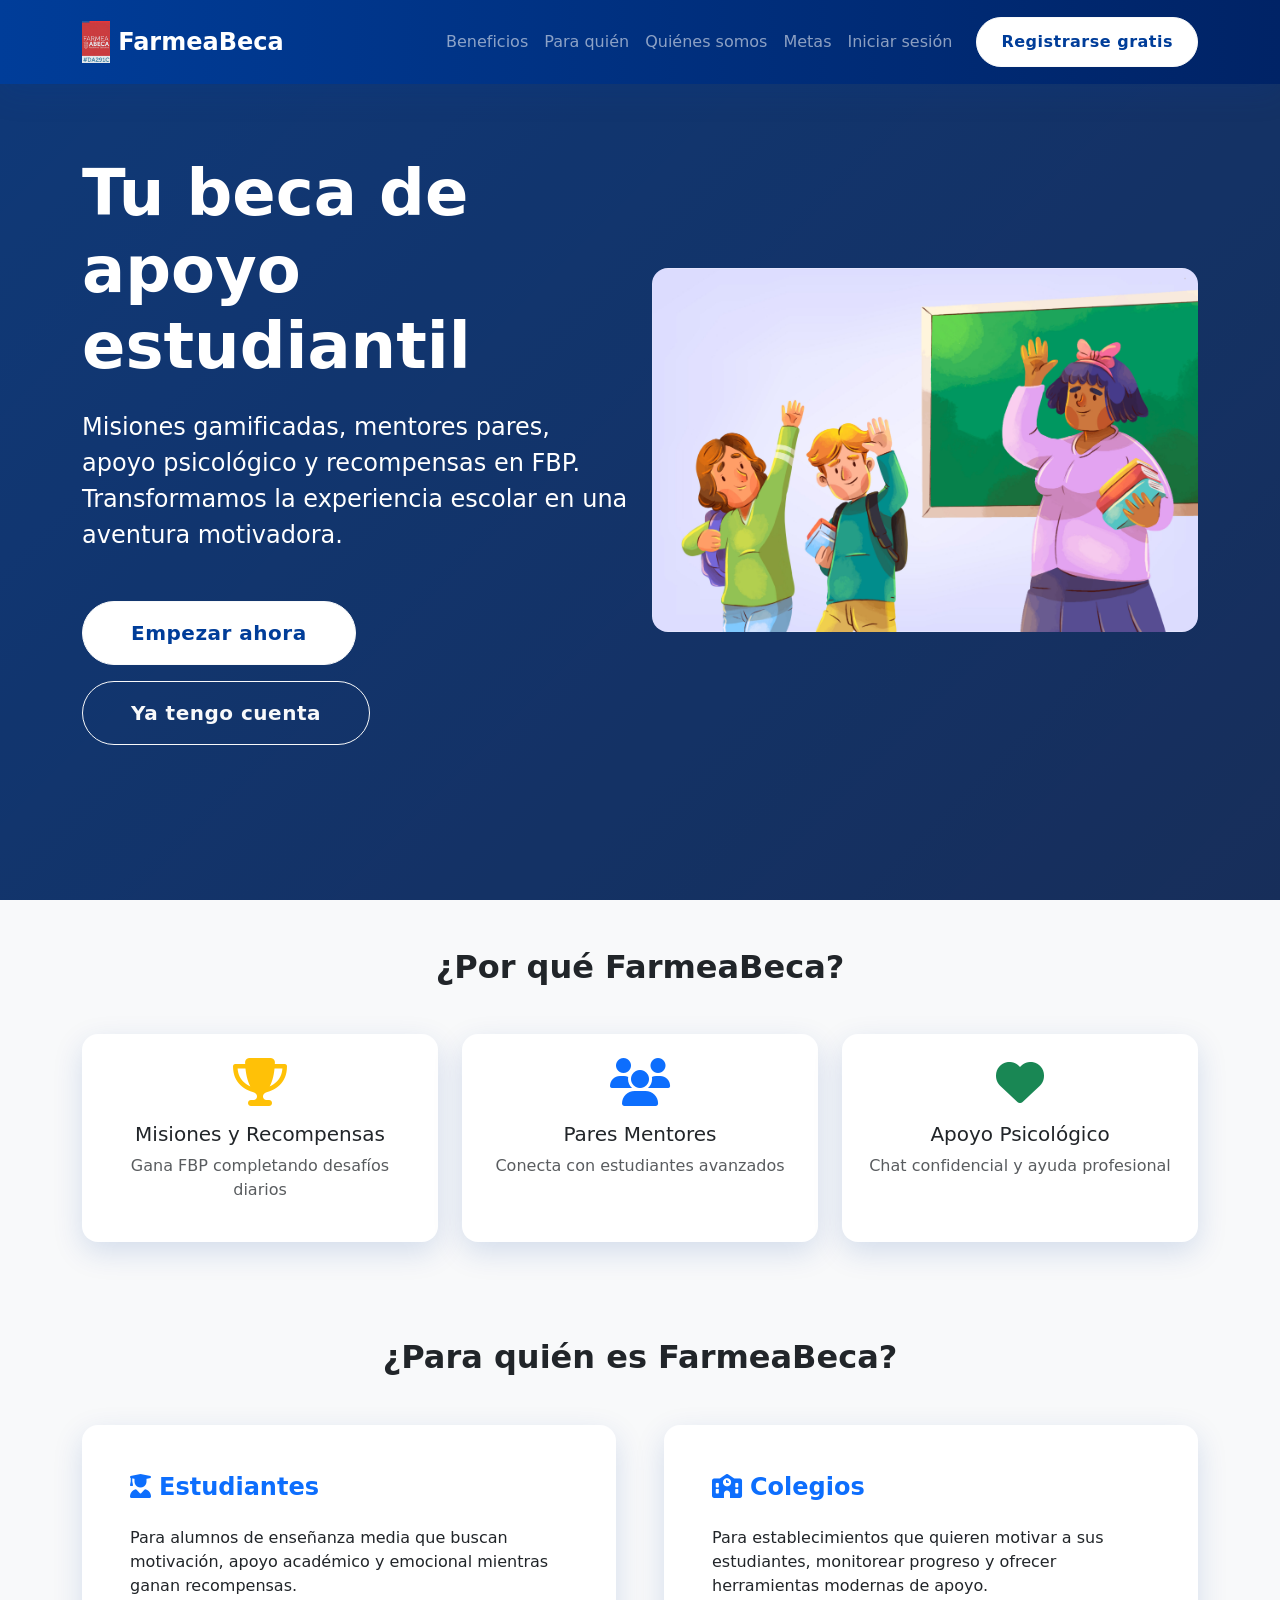
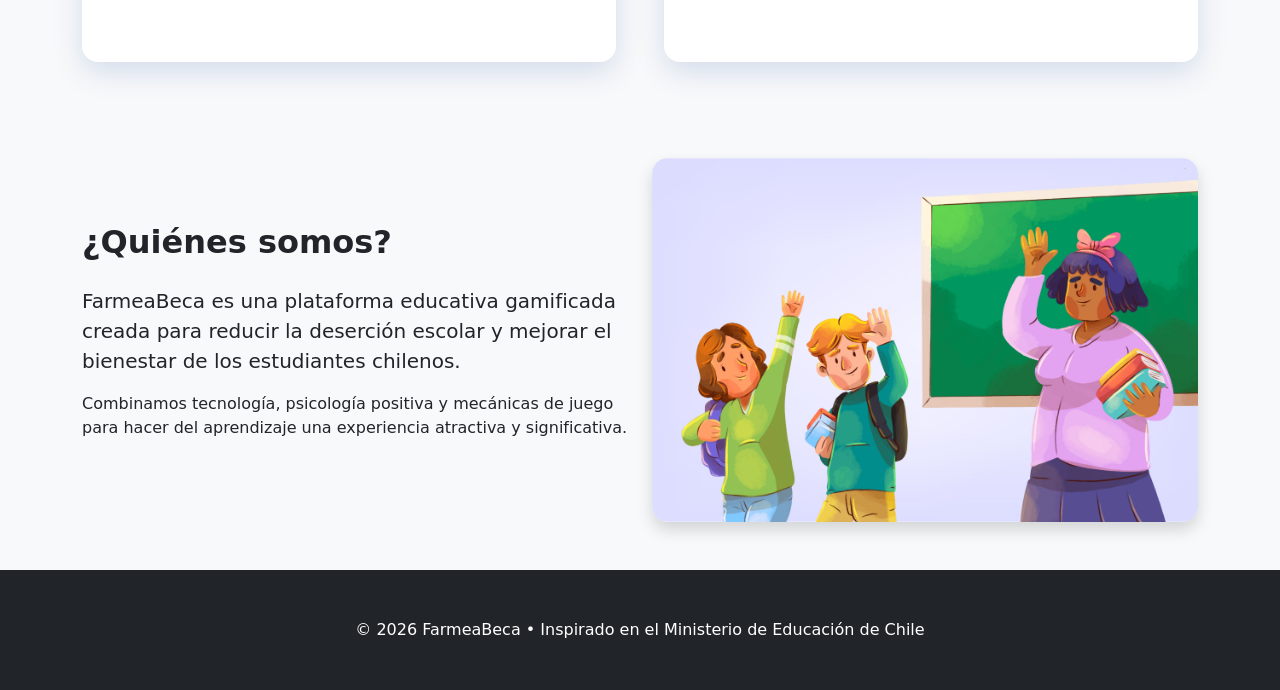
<file: index.html>
<!DOCTYPE html>
<html lang="es">
<head>
    <meta charset="UTF-8">
    <meta name="viewport" content="width=device-width, initial-scale=1.0">
    <title>FarmeaBeca - Apoyo estudiantil gamificado</title>
    <link href="https://cdn.jsdelivr.net/npm/bootstrap@5.3.3/dist/css/bootstrap.min.css" rel="stylesheet">
    <link rel="stylesheet" href="assets/css/styles.css">
    <link rel="stylesheet" href="https://cdnjs.cloudflare.com/ajax/libs/font-awesome/6.5.1/css/all.min.css">
</head>
<body>

    <!-- Navbar con Logo -->
    <nav class="navbar navbar-expand-lg navbar-dark fixed-top">
        <div class="container">
            <a class="navbar-brand fw-bold fs-4 d-flex align-items-center" href="index.html">
                <img src="assets/images/logo.png" alt="FarmeaBeca Logo" height="42" class="me-2">
                FarmeaBeca
            </a>
            <button class="navbar-toggler" type="button" data-bs-toggle="collapse" data-bs-target="#navbarNav">
                <span class="navbar-toggler-icon"></span>
            </button>
            <div class="collapse navbar-collapse" id="navbarNav">
                <ul class="navbar-nav ms-auto align-items-center">
                    <li class="nav-item"><a class="nav-link" href="#beneficios">Beneficios</a></li>
                    <li class="nav-item"><a class="nav-link" href="#para-quien">Para quién</a></li>
                    <li class="nav-item"><a class="nav-link" href="#quienes-somos">Quiénes somos</a></li>
                    <li class="nav-item"><a class="nav-link" href="#metas">Metas</a></li>
                    <li class="nav-item"><a class="nav-link" href="pages/login.html">Iniciar sesión</a></li>
                    <li class="nav-item ms-3">
                        <a href="pages/registro.html" class="btn btn-light fw-semibold rounded-pill px-4">Registrarse gratis</a>
                    </li>
                </ul>
            </div>
        </div>
    </nav>

    <!-- Hero con fondo local -->
    <header class="hero d-flex align-items-center text-white">
        <div class="container position-relative z-3">
            <div class="row align-items-center">
                <div class="col-lg-6">
                    <h1 class="display-3 fw-bold mb-4">Tu beca de apoyo estudiantil</h1>
                    <p class="lead fs-4 mb-5">Misiones gamificadas, mentores pares, apoyo psicológico y recompensas en FBP.<br>Transformamos la experiencia escolar en una aventura motivadora.</p>
                    <div class="d-flex flex-wrap gap-3">
                        <a href="pages/registro.html" class="btn btn-light btn-lg fw-semibold rounded-pill px-5 py-3">Empezar ahora</a>
                        <a href="pages/login.html" class="btn btn-outline-light btn-lg fw-semibold rounded-pill px-5 py-3">Ya tengo cuenta</a>
                    </div>
                </div>
                <div class="col-lg-6 text-center mt-5 mt-lg-0">
                    <img src="assets/images/hero-bg.jpg" alt="Estudiantes motivados" class="img-fluid rounded-4 shadow-2xl">
                </div>
            </div>
        </div>
    </header>

    <!-- Resto del contenido (sin cambios) -->
    <section id="beneficios" class="py-5 bg-light">
        <div class="container">
            <h2 class="text-center mb-5 fw-bold">¿Por qué FarmeaBeca?</h2>
            <div class="row g-4">
                <div class="col-md-4"><div class="card h-100 border-0 hover-card text-center p-4"><i class="fas fa-trophy fa-3x text-warning mb-3"></i><h5>Misiones y Recompensas</h5><p class="text-muted">Gana FBP completando desafíos diarios</p></div></div>
                <div class="col-md-4"><div class="card h-100 border-0 hover-card text-center p-4"><i class="fas fa-users fa-3x text-primary mb-3"></i><h5>Pares Mentores</h5><p class="text-muted">Conecta con estudiantes avanzados</p></div></div>
                <div class="col-md-4"><div class="card h-100 border-0 hover-card text-center p-4"><i class="fas fa-heart fa-3x text-success mb-3"></i><h5>Apoyo Psicológico</h5><p class="text-muted">Chat confidencial y ayuda profesional</p></div></div>
            </div>
        </div>
    </section>

    <section id="para-quien" class="py-5">
        <div class="container">
            <h2 class="text-center mb-5 fw-bold">¿Para quién es FarmeaBeca?</h2>
            <div class="row g-5">
                <div class="col-lg-6">
                    <div class="card h-100 border-0 hover-card p-5">
                        <h4 class="fw-bold text-primary"><i class="fas fa-user-graduate me-2"></i>Estudiantes</h4>
                        <p class="mt-3">Para alumnos de enseñanza media que buscan motivación, apoyo académico y emocional mientras ganan recompensas.</p>
                    </div>
                </div>
                <div class="col-lg-6">
                    <div class="card h-100 border-0 hover-card p-5">
                        <h4 class="fw-bold text-primary"><i class="fas fa-school me-2"></i>Colegios</h4>
                        <p class="mt-3">Para establecimientos que quieren motivar a sus estudiantes, monitorear progreso y ofrecer herramientas modernas de apoyo.</p>
                    </div>
                </div>
            </div>
        </div>
    </section>

    <section id="quienes-somos" class="py-5 bg-light">
        <div class="container">
            <div class="row align-items-center">
                <div class="col-lg-6">
                    <h2 class="fw-bold mb-4">¿Quiénes somos?</h2>
                    <p class="lead">FarmeaBeca es una plataforma educativa gamificada creada para reducir la deserción escolar y mejorar el bienestar de los estudiantes chilenos.</p>
                    <p>Combinamos tecnología, psicología positiva y mecánicas de juego para hacer del aprendizaje una experiencia atractiva y significativa.</p>
                </div>
                <div class="col-lg-6 text-center">
                    <img src="assets/images/hero-bg.jpg" alt="Equipo FarmeaBeca" class="img-fluid rounded-4 shadow">
                </div>
            </div>
        </div>
    </section>

    <footer class="bg-dark text-white py-5 text-center">
        <div class="container">
            <p class="mb-0">&copy; 2026 FarmeaBeca • Inspirado en el Ministerio de Educación de Chile</p>
        </div>
    </footer>

    <script src="https://cdn.jsdelivr.net/npm/bootstrap@5.3.3/dist/js/bootstrap.bundle.min.js"></script>
    <script src="assets/js/main.js"></script>
</body>
</html>
</file>
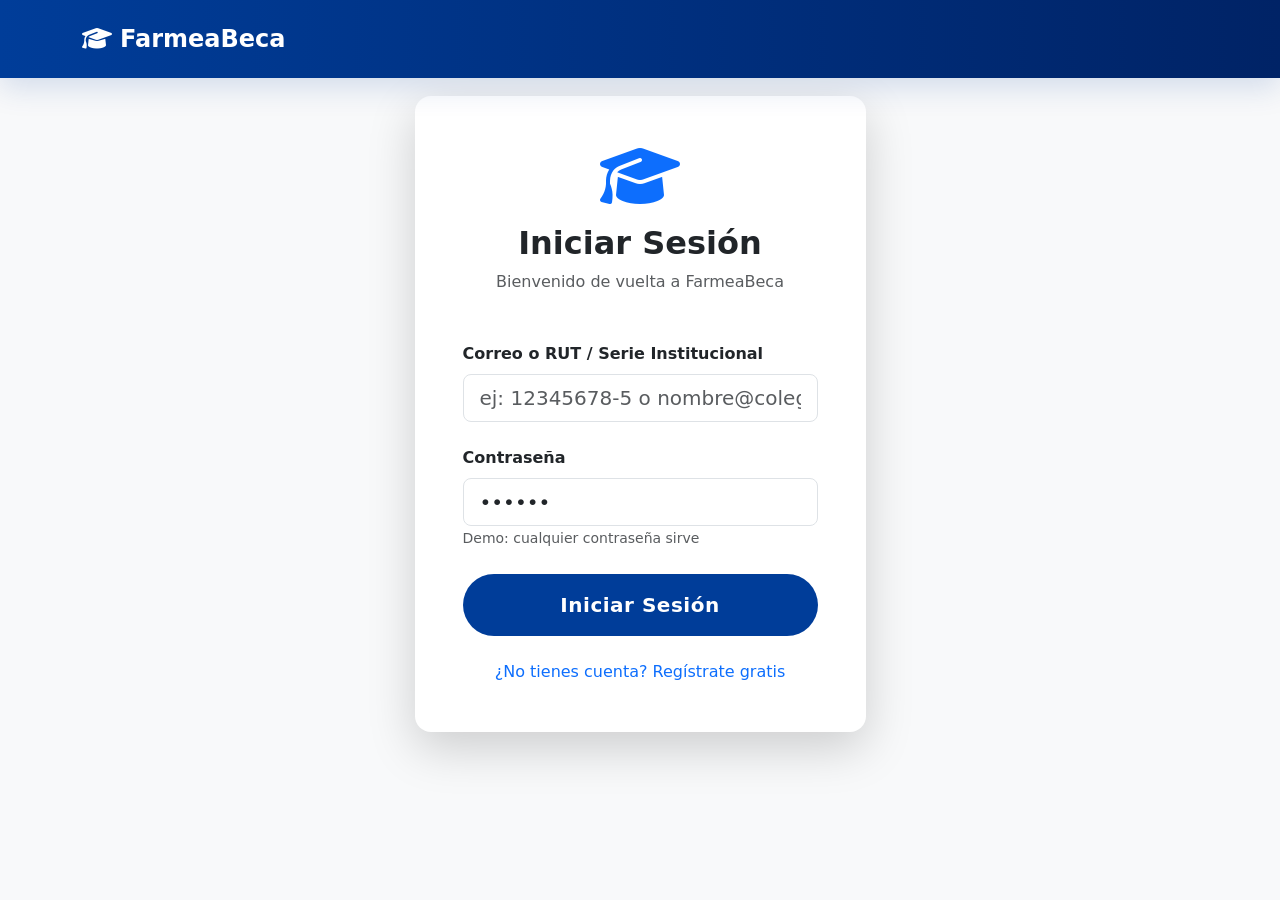
<file: pages/dashboard-alumno.html>
<!DOCTYPE html>
<html lang="es">
<head>
    <meta charset="UTF-8">
    <meta name="viewport" content="width=device-width, initial-scale=1.0">
    <title>Dashboard Alumno - FarmeaBeca</title>
    <link href="https://cdn.jsdelivr.net/npm/bootstrap@5.3.3/dist/css/bootstrap.min.css" rel="stylesheet">
    <link rel="stylesheet" href="../assets/css/styles.css">
    <link rel="stylesheet" href="https://cdnjs.cloudflare.com/ajax/libs/font-awesome/6.5.1/css/all.min.css">
</head>
<body>

    <!-- Navbar consistente en todo el proyecto -->
    <nav class="navbar navbar-expand-lg navbar-dark fixed-top">
        <div class="container-fluid">
            <a class="navbar-brand fw-bold fs-4" href="../index.html">
                <i class="fas fa-graduation-cap me-2"></i>FarmeaBeca
            </a>
            <div class="d-flex align-items-center gap-3">
                <span id="userGreeting" class="text-white fw-semibold d-none d-md-inline"></span>
                <a href="misiones.html" class="btn btn-light btn-sm rounded-pill">Misiones</a>
                <button onclick="logout()" class="btn btn-outline-light btn-sm rounded-pill">
                    <i class="fas fa-sign-out-alt"></i> Salir
                </button>
            </div>
        </div>
    </nav>

    <div class="container py-5 mt-5">
        <!-- Hero Dashboard Alumno -->
        <div class="dashboard-hero p-5 rounded-4 mb-5 text-white">
            <div class="d-flex justify-content-between align-items-center">
                <div>
                    <h1 class="display-4 fw-bold" id="welcomeName">¡Hola, [Nombre]! 👋</h1>
                    <p class="lead mb-0">Tus puntos FBP actuales</p>
                </div>
                <div class="text-end">
                    <h2 class="display-1 fw-bold mb-0" id="fbpPoints">150</h2>
                    <p class="mb-0 opacity-75">FBP</p>
                </div>
            </div>
            <div class="progress mt-4" style="height: 14px; border-radius: 50px;">
                <div id="progressBar" class="progress-bar bg-warning progress-bar-striped progress-bar-animated" 
                     style="width: 65%;"></div>
            </div>
        </div>

        <!-- Accesos rápidos -->
        <h4 class="mb-4 fw-semibold">¿Qué quieres hacer hoy?</h4>
        <div class="row g-4">
            <div class="col-md-4">
                <a href="misiones.html" class="card text-decoration-none hover-card h-100">
                    <div class="card-body text-center p-5">
                        <i class="fas fa-trophy fa-3x text-warning mb-4"></i>
                        <h5 class="fw-bold">Misiones</h5>
                        <p class="text-muted">Gana más FBP completando desafíos</p>
                    </div>
                </a>
            </div>
            <div class="col-md-4">
                <a href="mentores.html" class="card text-decoration-none hover-card h-100">
                    <div class="card-body text-center p-5">
                        <i class="fas fa-users fa-3x text-primary mb-4"></i>
                        <h5 class="fw-bold">Pares Mentores</h5>
                        <p class="text-muted">Conecta con estudiantes avanzados</p>
                    </div>
                </a>
            </div>
            <div class="col-md-4">
                <a href="psicologia.html" class="card text-decoration-none hover-card h-100">
                    <div class="card-body text-center p-5">
                        <i class="fas fa-heart fa-3x text-success mb-4"></i>
                        <h5 class="fw-bold">Apoyo Psicológico</h5>
                        <p class="text-muted">Habla con total confianza</p>
                    </div>
                </a>
            </div>
        </div>
    </div>

    <script src="https://cdn.jsdelivr.net/npm/bootstrap@5.3.3/dist/js/bootstrap.bundle.min.js"></script>
    <script src="../assets/js/main.js"></script>
    <script src="../assets/js/dashboard.js"></script>
</body>
</html>
</file>
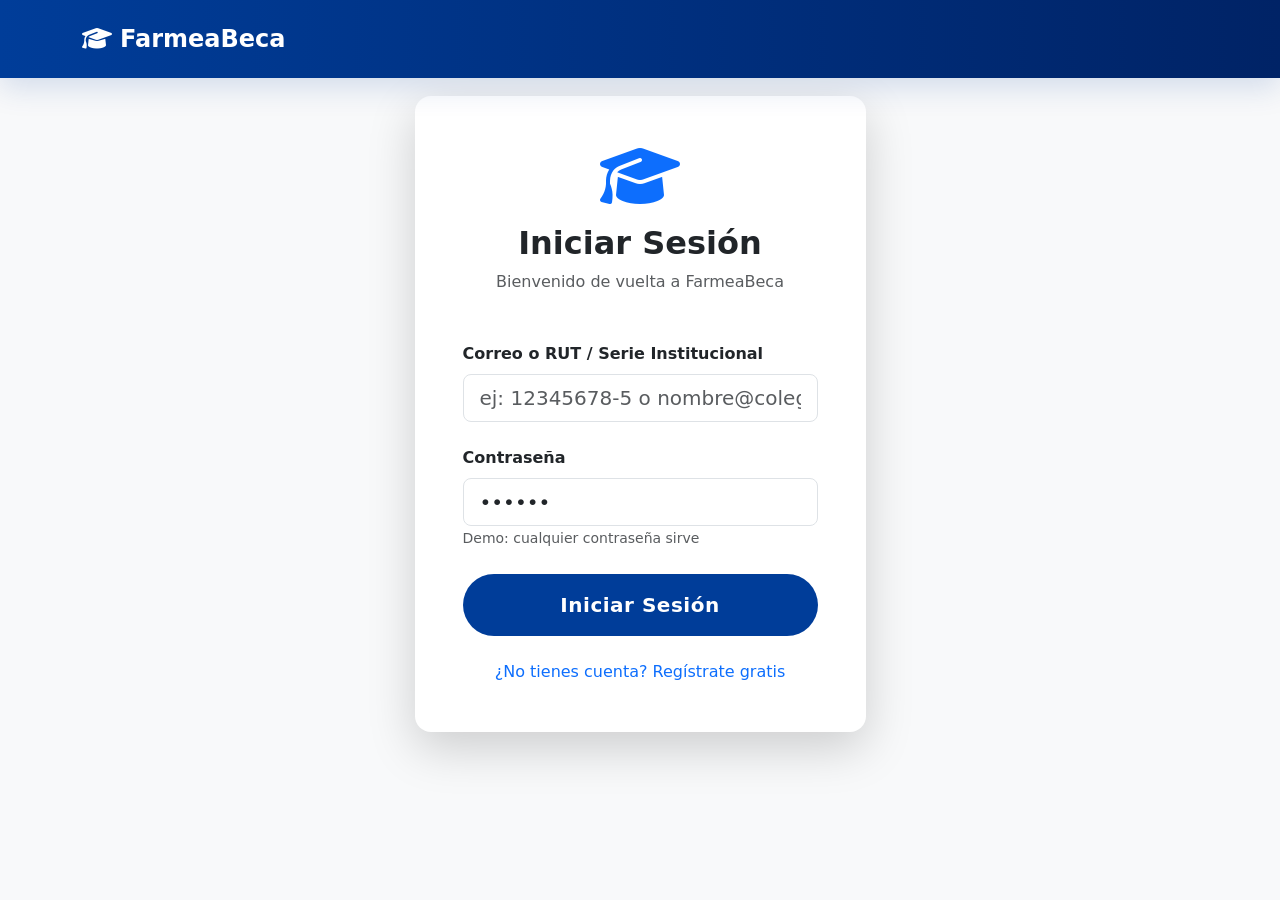
<file: pages/dashboard-colegio.html>
<!DOCTYPE html>
<html lang="es">
<head>
    <meta charset="UTF-8">
    <meta name="viewport" content="width=device-width, initial-scale=1.0">
    <title>Dashboard Colegio - FarmeaBeca</title>
    <link href="https://cdn.jsdelivr.net/npm/bootstrap@5.3.3/dist/css/bootstrap.min.css" rel="stylesheet">
    <link rel="stylesheet" href="../assets/css/styles.css">
    <link rel="stylesheet" href="https://cdnjs.cloudflare.com/ajax/libs/font-awesome/6.5.1/css/all.min.css">
</head>
<body>

    <div class="d-flex">
        <!-- Sidebar limpio (sin "Volver al Inicio") -->
        <div class="sidebar p-4" style="width: 280px; min-height: 100vh;">
            <div class="d-flex align-items-center mb-5">
                <i class="fas fa-school fa-2x text-primary me-3"></i>
                <h4 class="fw-bold mb-0">FarmeaBeca Admin</h4>
            </div>
            <ul class="nav flex-column gap-2">
                <li><a href="#" onclick="mostrarSeccion('dashboardContent')" class="nav-link active px-3 py-3"><i class="fas fa-home me-2"></i>Dashboard</a></li>
                <li><a href="#" onclick="mostrarSeccion('dashboardContent')" class="nav-link px-3 py-3"><i class="fas fa-users me-2"></i>Alumnos</a></li>
                <li><a href="#" onclick="mostrarSeccion('gestionMisiones')" class="nav-link px-3 py-3"><i class="fas fa-trophy me-2"></i>Gestionar Misiones</a></li>
                <li><a href="suscripcion.html" class="nav-link px-3 py-3"><i class="fas fa-crown me-2"></i>Suscripción</a></li>
            </ul>
            <hr class="my-4">
            <button onclick="logout()" class="btn btn-outline-danger w-100 py-3 rounded-pill">
                <i class="fas fa-sign-out-alt me-2"></i>Cerrar Sesión
            </button>
        </div>

        <!-- Contenido Principal -->
        <div class="flex-grow-1 p-5">

            <!-- Dashboard por defecto -->
            <div id="dashboardContent">
                <div class="d-flex justify-content-between align-items-center mb-5">
                    <h1 class="fw-bold" id="colegioTitle">Dashboard Colegio</h1>
                    <span id="colegioName" class="badge bg-primary fs-5 px-4 py-3 rounded-pill"></span>
                </div>

                <div class="row g-4">
                    <div class="col-md-6">
                        <div class="card text-white bg-primary h-100">
                            <div class="card-body p-4">
                                <h5>Total Alumnos Registrados</h5>
                                <h2 id="totalAlumnos" class="display-4 fw-bold">0</h2>
                            </div>
                        </div>
                    </div>
                    <div class="col-md-6">
                        <div class="card text-white bg-warning h-100">
                            <div class="card-body p-4">
                                <h5>Plan de Suscripción</h5>
                                <h2 id="planActual" class="display-4 fw-bold">Básico</h2>
                            </div>
                        </div>
                    </div>
                </div>

                <h5 class="mt-5 mb-3">Alumnos y sus puntos FBP</h5>
                <div class="card">
                    <div class="card-body p-0">
                        <table class="table table-hover mb-0" id="tablaAlumnos">
                            <thead class="table-light"><tr><th>Nombre</th><th>RUT</th><th class="text-end">Puntos FBP</th></tr></thead>
                            <tbody></tbody>
                        </table>
                    </div>
                </div>
            </div>

            <!-- Gestión de Misiones -->
            <div id="gestionMisiones" class="d-none">
                <div class="d-flex justify-content-between align-items-center mb-4">
                    <h2>Gestionar Misiones</h2>
                    <button onclick="nuevaMision()" class="btn btn-success">
                        <i class="fas fa-plus"></i> Nueva Misión
                    </button>
                </div>
                <div class="table-responsive">
                    <table class="table table-hover" id="tablaGestionMisiones">
                        <thead class="table-light">
                            <tr>
                                <th>Título</th>
                                <th>Descripción</th>
                                <th>Puntos</th>
                                <th class="text-end">Acciones</th>
                            </tr>
                        </thead>
                        <tbody></tbody>
                    </table>
                </div>
            </div>
        </div>
    </div>

    <!-- Modal Crear/Editar Misión -->
    <div class="modal fade" id="modalMision" tabindex="-1">
        <div class="modal-dialog">
            <div class="modal-content">
                <div class="modal-header">
                    <h5 class="modal-title" id="modalTitle">Nueva Misión</h5>
                    <button type="button" class="btn-close" data-bs-dismiss="modal"></button>
                </div>
                <div class="modal-body">
                    <input type="hidden" id="misionId">
                    <div class="mb-3">
                        <label class="form-label">Título</label>
                        <input type="text" id="misionTitulo" class="form-control">
                    </div>
                    <div class="mb-3">
                        <label class="form-label">Descripción</label>
                        <textarea id="misionDescripcion" class="form-control" rows="3"></textarea>
                    </div>
                    <div class="mb-3">
                        <label class="form-label">Puntos FBP</label>
                        <input type="number" id="misionPuntos" class="form-control" value="10">
                    </div>
                </div>
                <div class="modal-footer">
                    <button type="button" class="btn btn-secondary" data-bs-dismiss="modal">Cancelar</button>
                    <button onclick="guardarMision()" class="btn btn-primary">Guardar</button>
                </div>
            </div>
        </div>
    </div>

    <script src="https://cdn.jsdelivr.net/npm/bootstrap@5.3.3/dist/js/bootstrap.bundle.min.js"></script>
    <script src="../assets/js/main.js"></script>
    <script src="../assets/js/dashboard.js"></script>
    <script src="../assets/js/missions.js"></script>

    <script>
        function mostrarSeccion(seccion) {
            document.querySelectorAll('#dashboardContent, #gestionMisiones').forEach(el => el.classList.add('d-none'));
            document.getElementById(seccion).classList.remove('d-none');
            if (seccion === 'gestionMisiones') cargarTablaGestionMisiones();
        }

        function cargarTablaGestionMisiones() {
            const tbody = document.querySelector('#tablaGestionMisiones tbody');
            if (!tbody) return;
            tbody.innerHTML = '';
            cargarMisionesGlobales();

            if (misionesGlobales.length === 0) {
                tbody.innerHTML = `<tr><td colspan="4" class="text-center text-muted py-4">Aún no hay misiones. Crea la primera.</td></tr>`;
                return;
            }

            misionesGlobales.forEach(m => {
                const row = document.createElement('tr');
                row.innerHTML = `
                    <td>${m.titulo}</td>
                    <td>${m.descripcion}</td>
                    <td><span class="badge bg-warning">${m.puntos} FBP</span></td>
                    <td class="text-end">
                        <button onclick="editarMision(${m.id})" class="btn btn-sm btn-outline-primary me-2">Editar</button>
                        <button onclick="eliminarMision(${m.id})" class="btn btn-sm btn-outline-danger">Eliminar</button>
                    </td>
                `;
                tbody.appendChild(row);
            });
        }

        window.nuevaMision = function() {
            document.getElementById('modalTitle').textContent = 'Nueva Misión';
            document.getElementById('misionId').value = '';
            document.getElementById('misionTitulo').value = '';
            document.getElementById('misionDescripcion').value = '';
            document.getElementById('misionPuntos').value = 10;
            new bootstrap.Modal(document.getElementById('modalMision')).show();
        };

        window.editarMision = function(id) {
            cargarMisionesGlobales();
            const mision = misionesGlobales.find(m => m.id === id);
            if (!mision) return;
            document.getElementById('modalTitle').textContent = 'Editar Misión';
            document.getElementById('misionId').value = mision.id;
            document.getElementById('misionTitulo').value = mision.titulo;
            document.getElementById('misionDescripcion').value = mision.descripcion;
            document.getElementById('misionPuntos').value = mision.puntos;
            new bootstrap.Modal(document.getElementById('modalMision')).show();
        };

        window.guardarMision = function() {
            const id = document.getElementById('misionId').value;
            const titulo = document.getElementById('misionTitulo').value.trim();
            const descripcion = document.getElementById('misionDescripcion').value.trim();
            const puntos = parseInt(document.getElementById('misionPuntos').value);

            if (!titulo || !descripcion) {
                showToast('Título y descripción son obligatorios', 'danger');
                return;
            }

            cargarMisionesGlobales();

            if (id) {
                const mision = misionesGlobales.find(m => m.id == id);
                if (mision) {
                    mision.titulo = titulo;
                    mision.descripcion = descripcion;
                    mision.puntos = puntos;
                }
            } else {
                misionesGlobales.push({
                    id: Date.now(),
                    titulo: titulo,
                    descripcion: descripcion,
                    puntos: puntos,
                    icono: "fas fa-star"
                });
            }

            guardarMisionesGlobales();
            bootstrap.Modal.getInstance(document.getElementById('modalMision')).hide();
            showToast('Misión guardada correctamente', 'success');
            cargarTablaGestionMisiones();
        };

        window.eliminarMision = function(id) {
            if (!confirm('¿Eliminar esta misión permanentemente?')) return;
            cargarMisionesGlobales();
            misionesGlobales = misionesGlobales.filter(m => m.id !== id);
            guardarMisionesGlobales();
            cargarTablaGestionMisiones();
            showToast('Misión eliminada', 'success');
        };

        document.addEventListener('DOMContentLoaded', () => {
            const user = protectRoute();
            if (!user || user.tipo !== 'colegio') return;

            document.getElementById('colegioName').textContent = user.nombre;
            document.getElementById('colegioTitle').textContent = `Dashboard - ${user.nombre}`;

            cargarAlumnos();
            cargarTablaGestionMisiones();
        });
    </script>
</body>
</html>
</file>
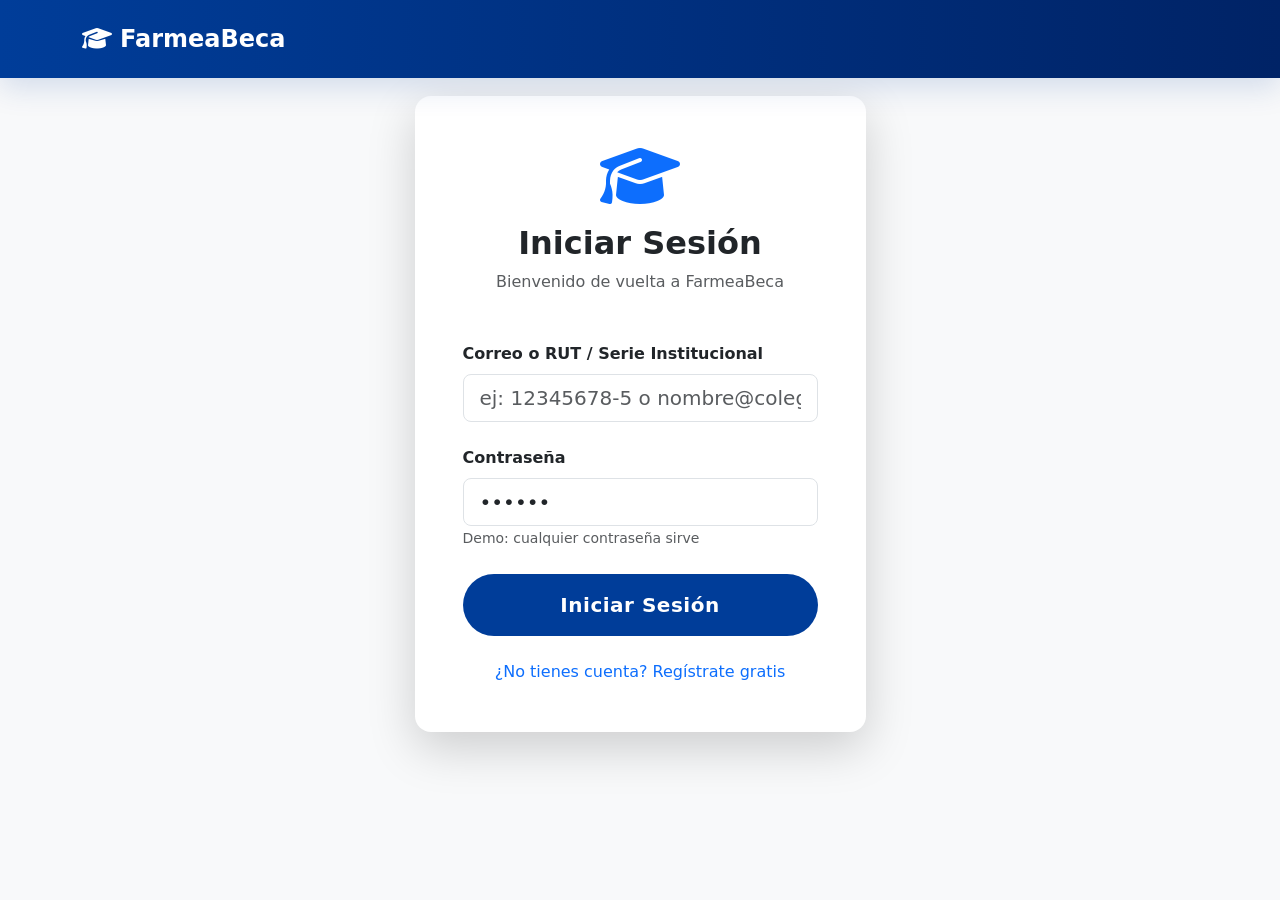
<file: pages/login.html>
<!DOCTYPE html>
<html lang="es">
<head>
    <meta charset="UTF-8">
    <meta name="viewport" content="width=device-width, initial-scale=1.0">
    <title>Iniciar Sesión - FarmeaBeca</title>
    <link href="https://cdn.jsdelivr.net/npm/bootstrap@5.3.3/dist/css/bootstrap.min.css" rel="stylesheet">
    <link rel="stylesheet" href="../assets/css/styles.css">
    <link rel="stylesheet" href="https://cdnjs.cloudflare.com/ajax/libs/font-awesome/6.5.1/css/all.min.css">
</head>
<body class="bg-light">

    <!-- Navbar consistente -->
    <nav class="navbar navbar-expand-lg navbar-dark fixed-top">
        <div class="container">
            <a class="navbar-brand fw-bold fs-4" href="../index.html">
                <i class="fas fa-graduation-cap me-2"></i>FarmeaBeca
            </a>
        </div>
    </nav>

    <div class="container py-5 mt-5">
        <div class="row justify-content-center">
            <div class="col-lg-5 col-md-8">
                <div class="card shadow-lg border-0 rounded-4">
                    <div class="card-body p-5">
                        <div class="text-center mb-5">
                            <i class="fas fa-graduation-cap fa-4x text-primary mb-3"></i>
                            <h2 class="fw-bold">Iniciar Sesión</h2>
                            <p class="text-muted">Bienvenido de vuelta a FarmeaBeca</p>
                        </div>

                        <form id="loginForm">
                            <div class="mb-4">
                                <label class="form-label fw-semibold">Correo o RUT / Serie Institucional</label>
                                <input type="text" id="loginIdentifier" class="form-control form-control-lg" placeholder="ej: 12345678-5 o nombre@colegio.cl" required>
                            </div>
                            <div class="mb-4">
                                <label class="form-label fw-semibold">Contraseña</label>
                                <input type="password" id="loginPassword" class="form-control form-control-lg" value="123456" required>
                                <small class="text-muted">Demo: cualquier contraseña sirve</small>
                            </div>

                            <button type="submit" class="btn btn-primary btn-lg w-100 py-3 rounded-pill fw-semibold">Iniciar Sesión</button>
                        </form>

                        <div class="text-center mt-4">
                            <a href="registro.html" class="text-decoration-none">¿No tienes cuenta? Regístrate gratis</a>
                        </div>
                    </div>
                </div>
            </div>
        </div>
    </div>

    <script src="https://cdn.jsdelivr.net/npm/bootstrap@5.3.3/dist/js/bootstrap.bundle.min.js"></script>
    <script src="../assets/js/main.js"></script>
    <script src="../assets/js/auth.js"></script>
</body>
</html>
</file>
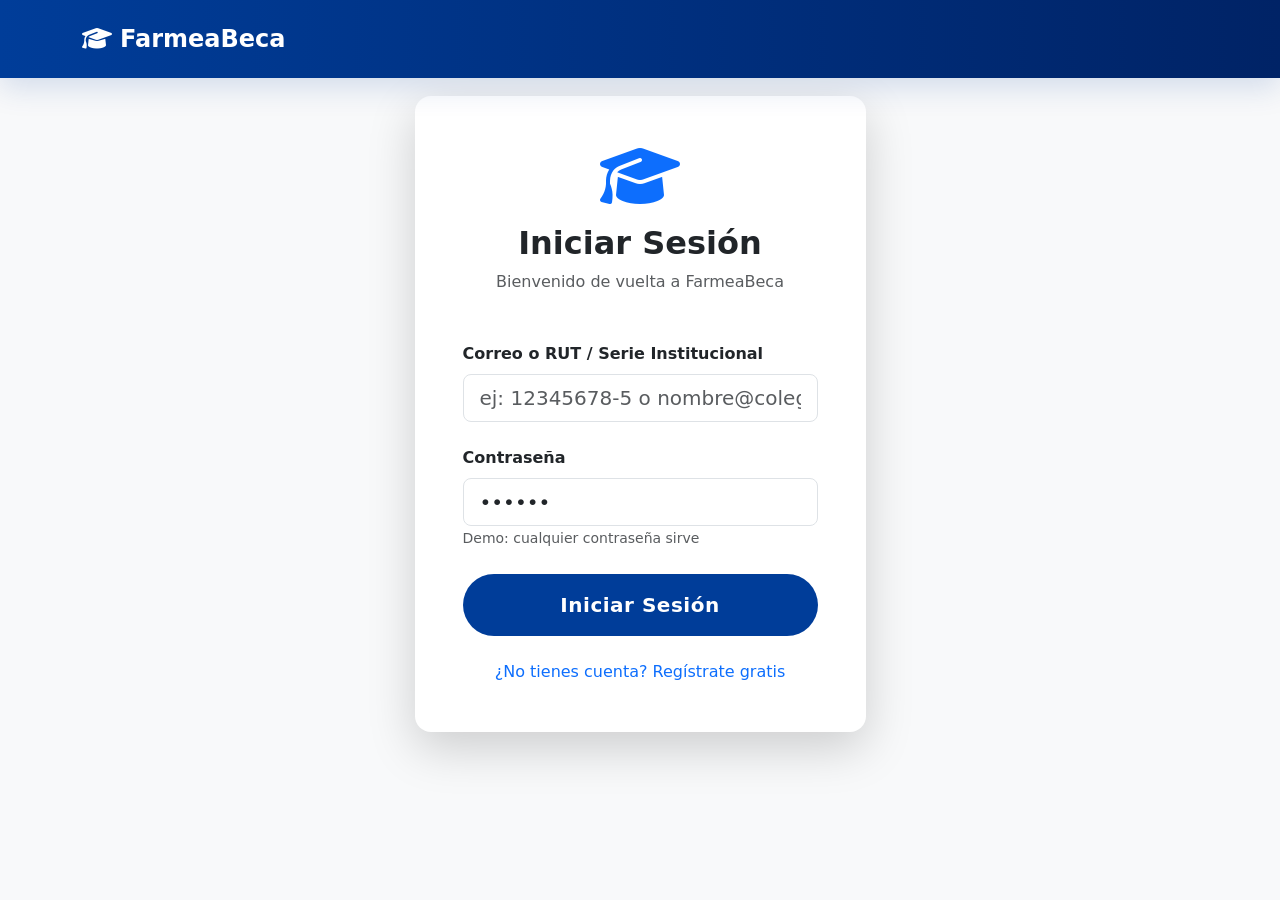
<file: pages/mentores.html>
<!DOCTYPE html>
<html lang="es">
<head>
    <meta charset="UTF-8">
    <meta name="viewport" content="width=device-width, initial-scale=1.0">
    <title>Pares Mentores - FarmeaBeca</title>
    <link href="https://cdn.jsdelivr.net/npm/bootstrap@5.3.3/dist/css/bootstrap.min.css" rel="stylesheet">
    <link rel="stylesheet" href="../assets/css/styles.css">
    <link rel="stylesheet" href="https://cdnjs.cloudflare.com/ajax/libs/font-awesome/6.5.1/css/all.min.css">
</head>
<body class="bg-light">
    <!-- Navbar -->
    <nav class="navbar navbar-expand-lg navbar-dark bg-primary shadow-sm">
        <div class="container-fluid">
            <a class="navbar-brand fw-bold" href="../index.html">
                <i class="fas fa-graduation-cap me-2"></i>FarmeaBeca
            </a>
            <div class="d-flex align-items-center gap-3">
                <span id="userGreeting" class="text-white fw-semibold"></span>
                <a href="dashboard-alumno.html" class="btn btn-outline-light btn-sm">← Volver al Dashboard</a>
                <button onclick="logout()" class="btn btn-outline-light btn-sm">
                    <i class="fas fa-sign-out-alt"></i>
                </button>
            </div>
        </div>
    </nav>

    <div class="container py-4">
        <div class="d-flex justify-content-between align-items-center mb-4">
            <h1 class="fw-bold">Pares Mentores</h1>
            <span class="badge bg-success fs-5 px-3 py-2" id="fbpHeader">FBP: <span id="fbpActual">150</span></span>
        </div>

        <p class="text-muted mb-4">Conecta con estudiantes de cursos superiores que te pueden guiar. ¡Cada mentoría te da +5 FBP!</p>

        <div class="row g-4" id="mentoresContainer">
            <!-- Las cards se generan con JavaScript -->
        </div>
    </div>

    <script src="https://cdn.jsdelivr.net/npm/bootstrap@5.3.3/dist/js/bootstrap.bundle.min.js"></script>
    <script src="../assets/js/main.js"></script>
    <script src="../assets/js/dashboard.js"></script>
    <script src="../assets/js/mentor.js"></script>
</body>
</html>
</file>
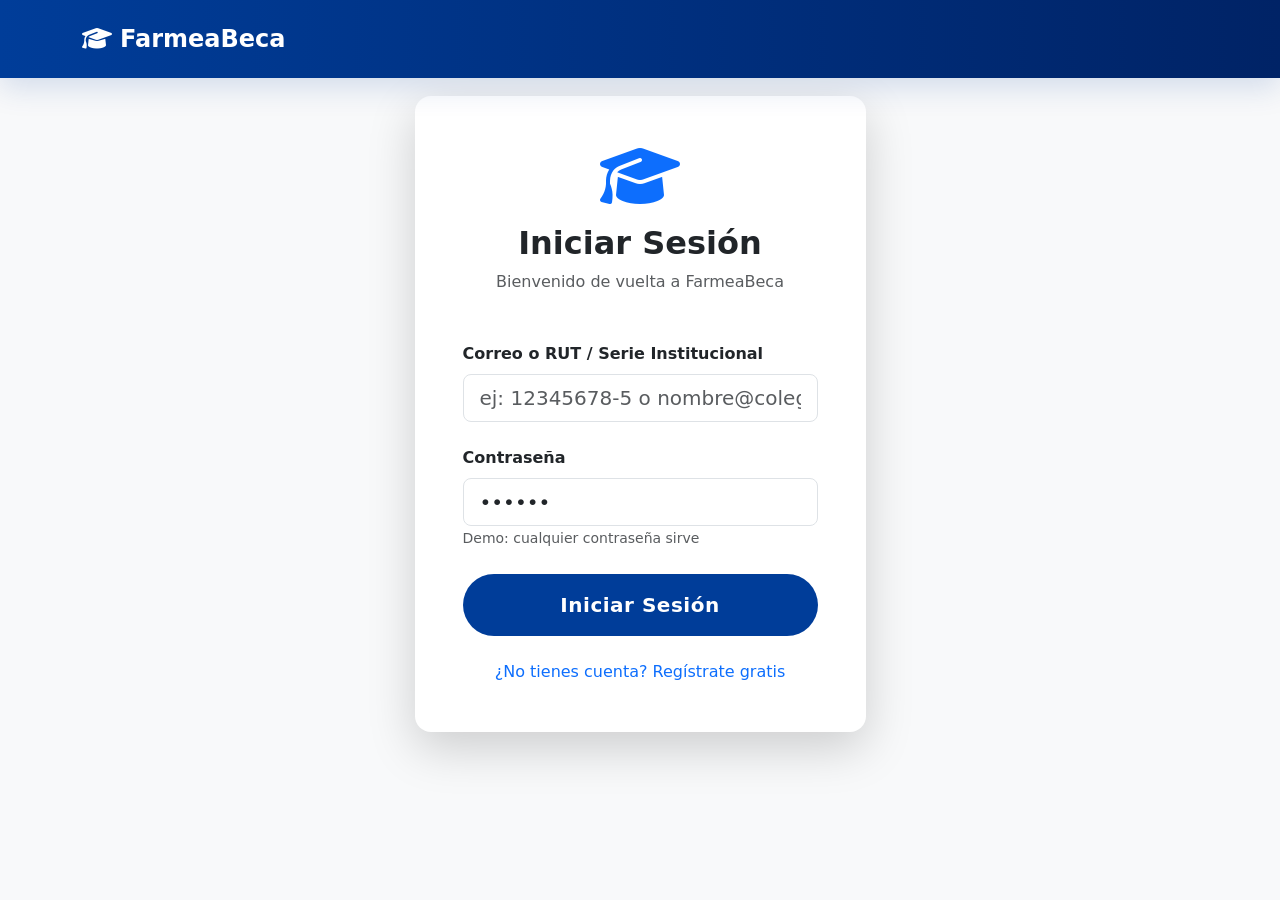
<file: pages/misiones.html>
<!DOCTYPE html>
<html lang="es">
<head>
    <meta charset="UTF-8">
    <meta name="viewport" content="width=device-width, initial-scale=1.0">
    <title>Misiones - FarmeaBeca</title>
    <link href="https://cdn.jsdelivr.net/npm/bootstrap@5.3.3/dist/css/bootstrap.min.css" rel="stylesheet">
    <link rel="stylesheet" href="../assets/css/styles.css">
    <link rel="stylesheet" href="https://cdnjs.cloudflare.com/ajax/libs/font-awesome/6.5.1/css/all.min.css">
</head>
<body>

    <nav class="navbar navbar-expand-lg navbar-dark fixed-top">
        <div class="container-fluid">
            <a class="navbar-brand fw-bold fs-4" href="../index.html">
                <i class="fas fa-graduation-cap me-2"></i>FarmeaBeca
            </a>
            <div class="d-flex align-items-center gap-3">
                <span id="userGreeting" class="text-white fw-semibold d-none d-md-inline"></span>
                <a href="dashboard-alumno.html" class="btn btn-light btn-sm rounded-pill">← Dashboard</a>
                <button onclick="logout()" class="btn btn-outline-light btn-sm rounded-pill">
                    <i class="fas fa-sign-out-alt"></i> Salir
                </button>
            </div>
        </div>
    </nav>

    <div class="container py-5 mt-5">
        <div class="d-flex justify-content-between align-items-center mb-4">
            <h1 class="fw-bold">Misiones Disponibles</h1>
            <span class="badge bg-success fs-5 px-4 py-2 rounded-pill" id="fbpHeader">FBP: <span id="fbpActual">150</span></span>
        </div>

        <div class="row g-4" id="misionesContainer">
            <!-- Generado por JS -->
        </div>
    </div>

    <script src="https://cdn.jsdelivr.net/npm/bootstrap@5.3.3/dist/js/bootstrap.bundle.min.js"></script>
    <script src="../assets/js/main.js"></script>
    <script src="../assets/js/dashboard.js"></script>
    <script src="../assets/js/missions.js"></script>
</body>
</html>
</file>
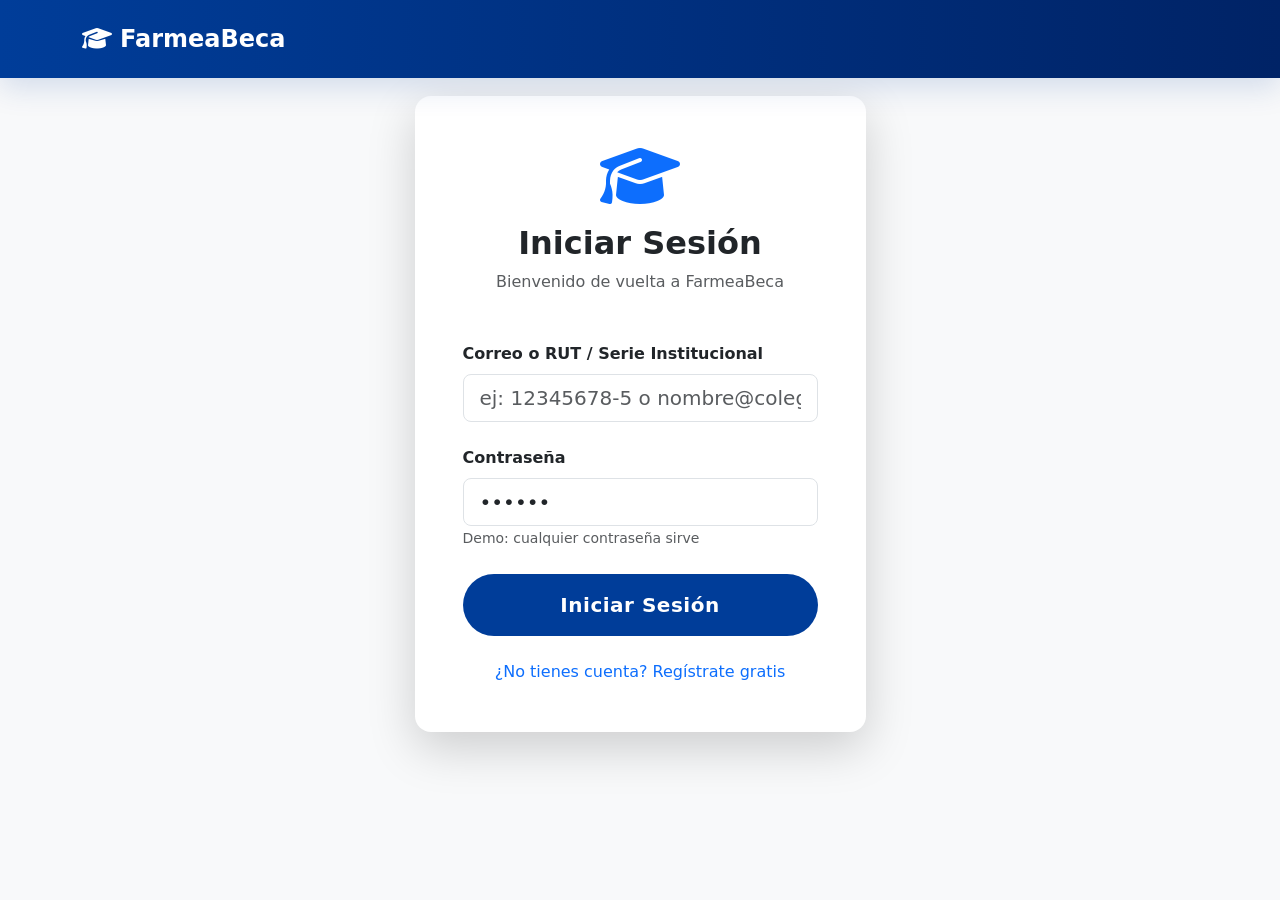
<file: pages/psicologia.html>
<!DOCTYPE html>
<html lang="es">
<head>
    <meta charset="UTF-8">
    <meta name="viewport" content="width=device-width, initial-scale=1.0">
    <title>Apoyo Psicológico - FarmeaBeca</title>
    <link href="https://cdn.jsdelivr.net/npm/bootstrap@5.3.3/dist/css/bootstrap.min.css" rel="stylesheet">
    <link rel="stylesheet" href="../assets/css/styles.css">
    <link rel="stylesheet" href="https://cdnjs.cloudflare.com/ajax/libs/font-awesome/6.5.1/css/all.min.css">
    <style>
        .chat-container { height: 65vh; overflow-y: auto; background: #f0f7f0; border-radius: 20px; padding: 20px; }
    </style>
</head>
<body>

    <nav class="navbar navbar-expand-lg navbar-dark fixed-top">
        <div class="container-fluid">
            <a class="navbar-brand fw-bold fs-4" href="../index.html">
                <i class="fas fa-graduation-cap me-2"></i>FarmeaBeca
            </a>
            <div class="d-flex align-items-center gap-3">
                <span id="userGreeting" class="text-white fw-semibold d-none d-md-inline"></span>
                <a href="dashboard-alumno.html" class="btn btn-light btn-sm rounded-pill">← Dashboard</a>
                <button onclick="logout()" class="btn btn-outline-light btn-sm rounded-pill">
                    <i class="fas fa-sign-out-alt"></i> Salir
                </button>
            </div>
        </div>
    </nav>

    <div class="container py-5 mt-5">
        <h1 class="fw-bold mb-4">Apoyo Psicológico</h1>
        <div class="card shadow-lg border-0">
            <div id="chatContainer" class="chat-container"></div>
            <div class="card-footer p-3">
                <form id="chatForm" class="d-flex gap-2">
                    <input type="text" id="chatInput" class="form-control form-control-lg rounded-pill" placeholder="Escribe tu mensaje..." autocomplete="off">
                    <button type="submit" class="btn btn-primary btn-lg rounded-pill px-4">
                        <i class="fas fa-paper-plane"></i>
                    </button>
                </form>
            </div>
        </div>

        <button onclick="solicitarAyudaProfesional()" class="btn btn-success btn-lg position-fixed bottom-0 end-0 m-4 shadow-lg rounded-circle" style="width: 70px; height: 70px;">
            <i class="fas fa-hand-holding-heart fa-2x"></i>
        </button>
    </div>

    <!-- Modal -->
    <div class="modal fade" id="modalAyuda" tabindex="-1">
        <div class="modal-dialog">
            <div class="modal-content">
                <div class="modal-header">
                    <h5 class="modal-title">Solicitar Ayuda Profesional</h5>
                    <button type="button" class="btn-close" data-bs-dismiss="modal"></button>
                </div>
                <div class="modal-body">
                    <input type="text" id="modalNombre" class="form-control mb-3" readonly>
                    <textarea id="modalMensaje" class="form-control" rows="4" placeholder="Describe cómo te sientes..."></textarea>
                </div>
                <div class="modal-footer">
                    <button type="button" class="btn btn-secondary" data-bs-dismiss="modal">Cancelar</button>
                    <button onclick="enviarSolicitudProfesional()" class="btn btn-success">Enviar Solicitud</button>
                </div>
            </div>
        </div>
    </div>

    <script src="https://cdn.jsdelivr.net/npm/bootstrap@5.3.3/dist/js/bootstrap.bundle.min.js"></script>
    <script src="../assets/js/main.js"></script>
    <script src="../assets/js/dashboard.js"></script>
    <script src="../assets/js/psicologia.js"></script>
</body>
</html>
</file>
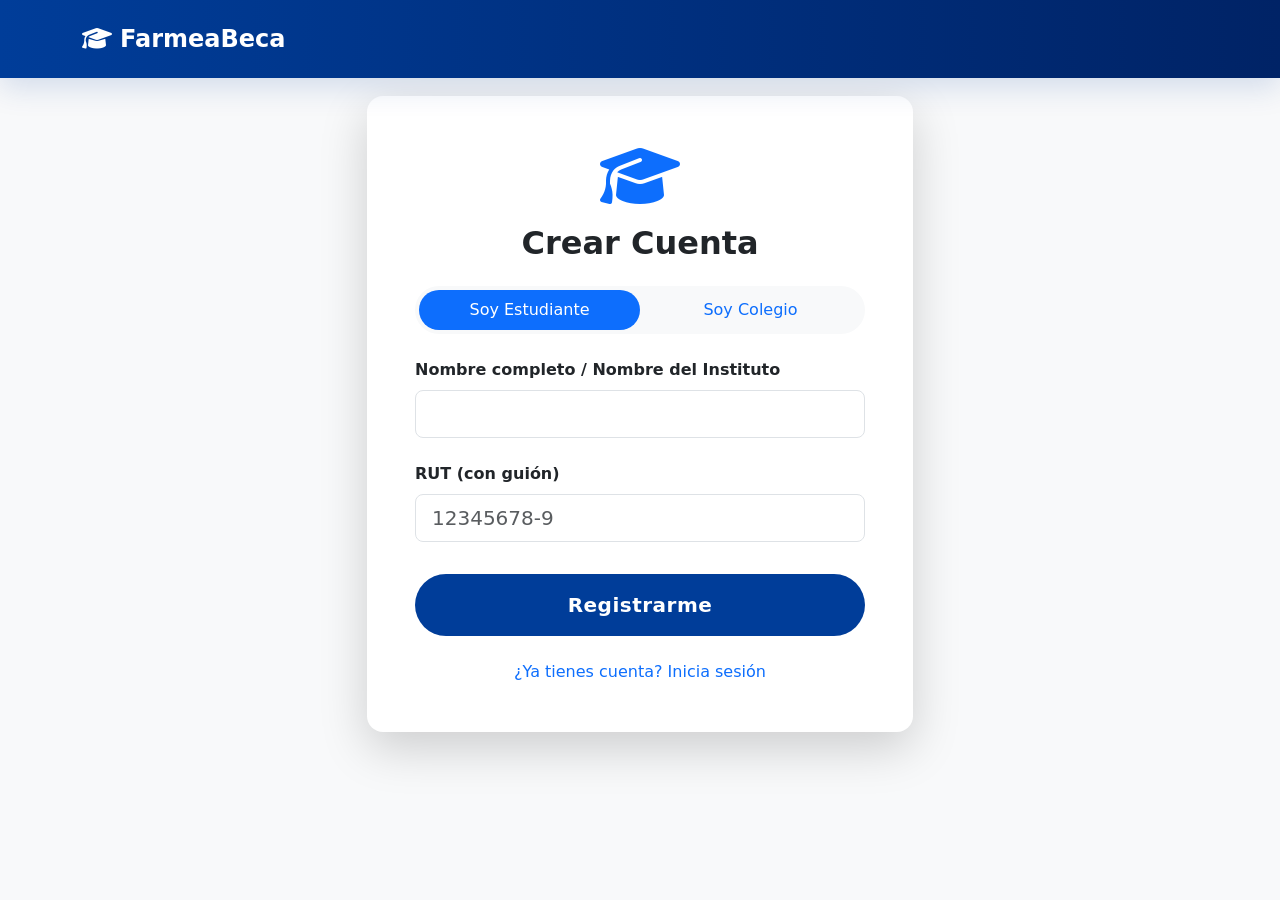
<file: pages/registro.html>
<!DOCTYPE html>
<html lang="es">
<head>
    <meta charset="UTF-8">
    <meta name="viewport" content="width=device-width, initial-scale=1.0">
    <title>Registro - FarmeaBeca</title>
    <link href="https://cdn.jsdelivr.net/npm/bootstrap@5.3.3/dist/css/bootstrap.min.css" rel="stylesheet">
    <link rel="stylesheet" href="../assets/css/styles.css">
    <link rel="stylesheet" href="https://cdnjs.cloudflare.com/ajax/libs/font-awesome/6.5.1/css/all.min.css">
</head>
<body class="bg-light">

    <!-- Navbar consistente -->
    <nav class="navbar navbar-expand-lg navbar-dark fixed-top">
        <div class="container">
            <a class="navbar-brand fw-bold fs-4" href="../index.html">
                <i class="fas fa-graduation-cap me-2"></i>FarmeaBeca
            </a>
        </div>
    </nav>

    <div class="container py-5 mt-5">
        <div class="row justify-content-center">
            <div class="col-lg-6 col-md-10">
                <div class="card shadow-lg border-0 rounded-4">
                    <div class="card-body p-5">
                        <div class="text-center mb-4">
                            <i class="fas fa-graduation-cap fa-4x text-primary mb-3"></i>
                            <h2 class="fw-bold">Crear Cuenta</h2>
                        </div>

                        <ul class="nav nav-pills nav-justified mb-4 bg-light rounded-pill p-1" id="tipoTabs">
                            <li class="nav-item">
                                <button class="nav-link active rounded-pill" id="tab-alumno" data-tipo="alumno">Soy Estudiante</button>
                            </li>
                            <li class="nav-item">
                                <button class="nav-link rounded-pill" id="tab-colegio" data-tipo="colegio">Soy Colegio</button>
                            </li>
                        </ul>

                        <form id="registroForm">
                            <div class="mb-4">
                                <label class="form-label fw-semibold">Nombre completo / Nombre del Instituto</label>
                                <input type="text" id="nombre" class="form-control form-control-lg" required>
                            </div>

                            <!-- Alumno -->
                            <div id="campo-alumno">
                                <div class="mb-4">
                                    <label class="form-label fw-semibold">RUT (con guión)</label>
                                    <input type="text" id="rut" class="form-control form-control-lg" placeholder="12345678-9" maxlength="10">
                                    <div id="rutError" class="text-danger small mt-1"></div>
                                </div>
                            </div>

                            <!-- Colegio -->
                            <div id="campo-colegio" class="d-none">
                                <div class="mb-4">
                                    <label class="form-label fw-semibold">Número de Serie Institucional</label>
                                    <input type="text" id="serie" class="form-control form-control-lg" placeholder="Mínimo 6 caracteres">
                                    <div id="serieError" class="text-danger small mt-1"></div>
                                </div>
                            </div>

                            <button type="submit" class="btn btn-primary btn-lg w-100 py-3 rounded-pill fw-semibold mt-2">Registrarme</button>
                        </form>

                        <div class="text-center mt-4">
                            <a href="login.html" class="text-decoration-none">¿Ya tienes cuenta? Inicia sesión</a>
                        </div>
                    </div>
                </div>
            </div>
        </div>
    </div>

    <script src="https://cdn.jsdelivr.net/npm/bootstrap@5.3.3/dist/js/bootstrap.bundle.min.js"></script>
    <script src="../assets/js/main.js"></script>
    <script src="../assets/js/auth.js"></script>
</body>
</html>
</file>
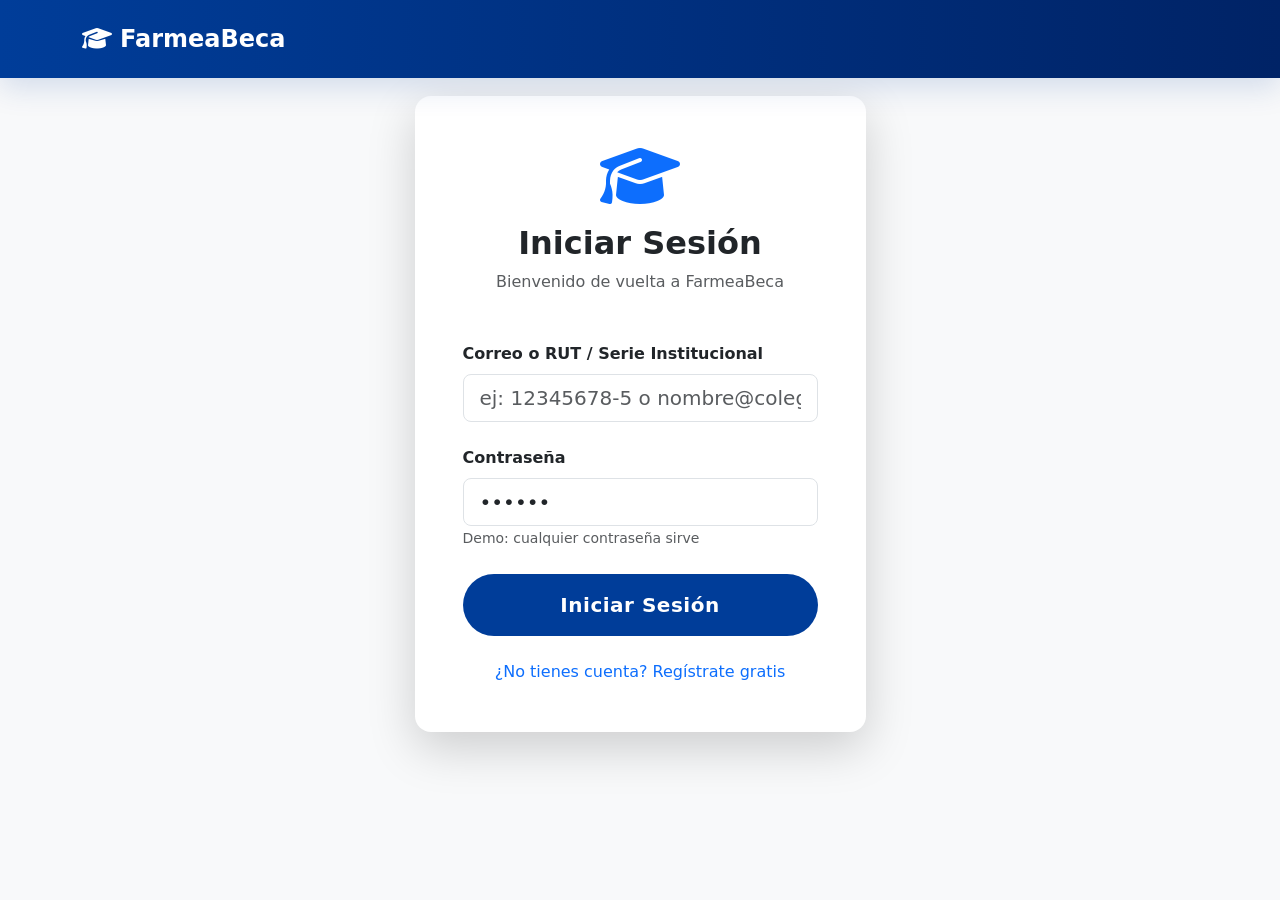
<file: pages/suscripcion.html>
<!DOCTYPE html>
<html lang="es">
<head>
    <meta charset="UTF-8">
    <meta name="viewport" content="width=device-width, initial-scale=1.0">
    <title>Suscripción - FarmeaBeca</title>
    <link href="https://cdn.jsdelivr.net/npm/bootstrap@5.3.3/dist/css/bootstrap.min.css" rel="stylesheet">
    <link rel="stylesheet" href="../assets/css/styles.css">
    <link rel="stylesheet" href="https://cdnjs.cloudflare.com/ajax/libs/font-awesome/6.5.1/css/all.min.css">
</head>
<body>

    <nav class="navbar navbar-expand-lg navbar-dark fixed-top">
        <div class="container-fluid">
            <a class="navbar-brand fw-bold fs-4" href="../index.html">
                <i class="fas fa-graduation-cap me-2"></i>FarmeaBeca
            </a>
            <div class="d-flex align-items-center gap-3">
                <span id="userGreeting" class="text-white fw-semibold d-none d-md-inline"></span>
                <a href="dashboard-alumno.html" id="volverDashboard" class="btn btn-light btn-sm rounded-pill">← Dashboard</a>
                <button onclick="logout()" class="btn btn-outline-light btn-sm rounded-pill">Salir</button>
            </div>
        </div>
    </nav>

    <div class="container py-5 mt-5">
        <div class="text-center mb-5">
            <h1 class="display-5 fw-bold">Elige tu plan</h1>
            <p class="lead text-muted">Desbloquea todo el potencial de FarmeaBeca</p>
        </div>

        <div class="row g-5 justify-content-center align-items-stretch" id="planesContainer" style="min-height: 650px;">
            <!-- Cards generadas por JavaScript -->
        </div>
    </div>

    <script src="https://cdn.jsdelivr.net/npm/bootstrap@5.3.3/dist/js/bootstrap.bundle.min.js"></script>
    <script src="../assets/js/main.js"></script>
    <script src="../assets/js/dashboard.js"></script>
    <script src="../assets/js/suscripcion.js"></script>
</body>
</html>
</file>
<file: assets/css/styles.css>
:root {
    --primary: #003d99;
    --secondary: #00A676;
    --accent: #FF6B00;
    --dark: #002366;
    --light: #f8f9fa;
    --shadow: 0 10px 30px rgba(0, 61, 153, 0.15);
    --shadow-hover: 0 20px 40px rgba(0, 61, 153, 0.25);
}

* {
    transition-property: color, background-color, border-color, text-decoration-color, fill, stroke, box-shadow, transform;
    transition-timing-function: cubic-bezier(0.4, 0, 0.2, 1);
    transition-duration: 200ms;
}

body {
    font-family: 'Segoe UI', system-ui, -apple-system, sans-serif;
    background: var(--light);
    color: #212529;
}

/* NAVBAR GLOBAL MODERNO */
.navbar {
    background: linear-gradient(90deg, var(--primary), var(--dark)) !important;
    box-shadow: var(--shadow);
    padding: 1rem 0;
}

.navbar-brand {
    font-size: 1.5rem;
    font-weight: 700;
}

/* HERO Y FONDOS */
.hero {
    min-height: 100vh;
    background: linear-gradient(135deg, rgba(0, 61, 153, 0.92), rgba(0, 35, 102, 0.88)),
                url('https://picsum.photos/id/1015/2000/1200') center/cover no-repeat fixed;
    position: relative;
    display: flex;
    align-items: center;
    color: white;
}

.hero::before {
    content: '';
    position: absolute;
    top: 0; left: 0; right: 0; bottom: 0;
    background: rgba(0, 0, 0, 0.25);
    z-index: 1;
}

.hero > * {
    position: relative;
    z-index: 2;
}

/* CARDS MODERNAS */
.card {
    border: none;
    border-radius: 16px;
    box-shadow: var(--shadow);
    overflow: hidden;
}

.card:hover {
    transform: translateY(-12px);
    box-shadow: var(--shadow-hover);
}

.hover-card:hover {
    transform: translateY(-12px) scale(1.03);
    box-shadow: var(--shadow-hover);
}

/* BOTONES */
.btn {
    border-radius: 50px;
    padding: 12px 28px;
    font-weight: 600;
    letter-spacing: 0.5px;
}

.btn-primary {
    background: var(--primary);
    border: none;
}

.btn-light {
    background: white;
    color: var(--primary);
    font-weight: 700;
}

.btn:hover {
    transform: translateY(-3px);
    box-shadow: 0 10px 25px rgba(0, 61, 153, 0.3);
}

/* DASHBOARD ALUMNO - Estilo juvenil */
.dashboard-hero {
    background: linear-gradient(135deg, var(--primary), #00A676);
    color: white;
    border-radius: 20px;
}

/* DASHBOARD COLEGIO - Estilo profesional */
.sidebar {
    background: #f8f9fa;
    border-right: 1px solid #dee2e6;
    box-shadow: 2px 0 10px rgba(0,0,0,0.08);
}

/* FORMULARIOS */
.form-control:focus {
    border-color: var(--primary);
    box-shadow: 0 0 0 0.25rem rgba(0, 61, 153, 0.25);
}

/* UTILIDADES */
.text-shadow {
    text-shadow: 0 4px 15px rgba(0, 0, 0, 0.4);
}

.fade-in {
    animation: fadeInUp 0.6s ease forwards;
}

@keyframes fadeInUp {
    from {
        opacity: 0;
        transform: translateY(30px);
    }
    to {
        opacity: 1;
        transform: translateY(0);
    }
}

/* Mejora general de espaciado */
section, .container {
    scroll-behavior: smooth;
}
</file>
